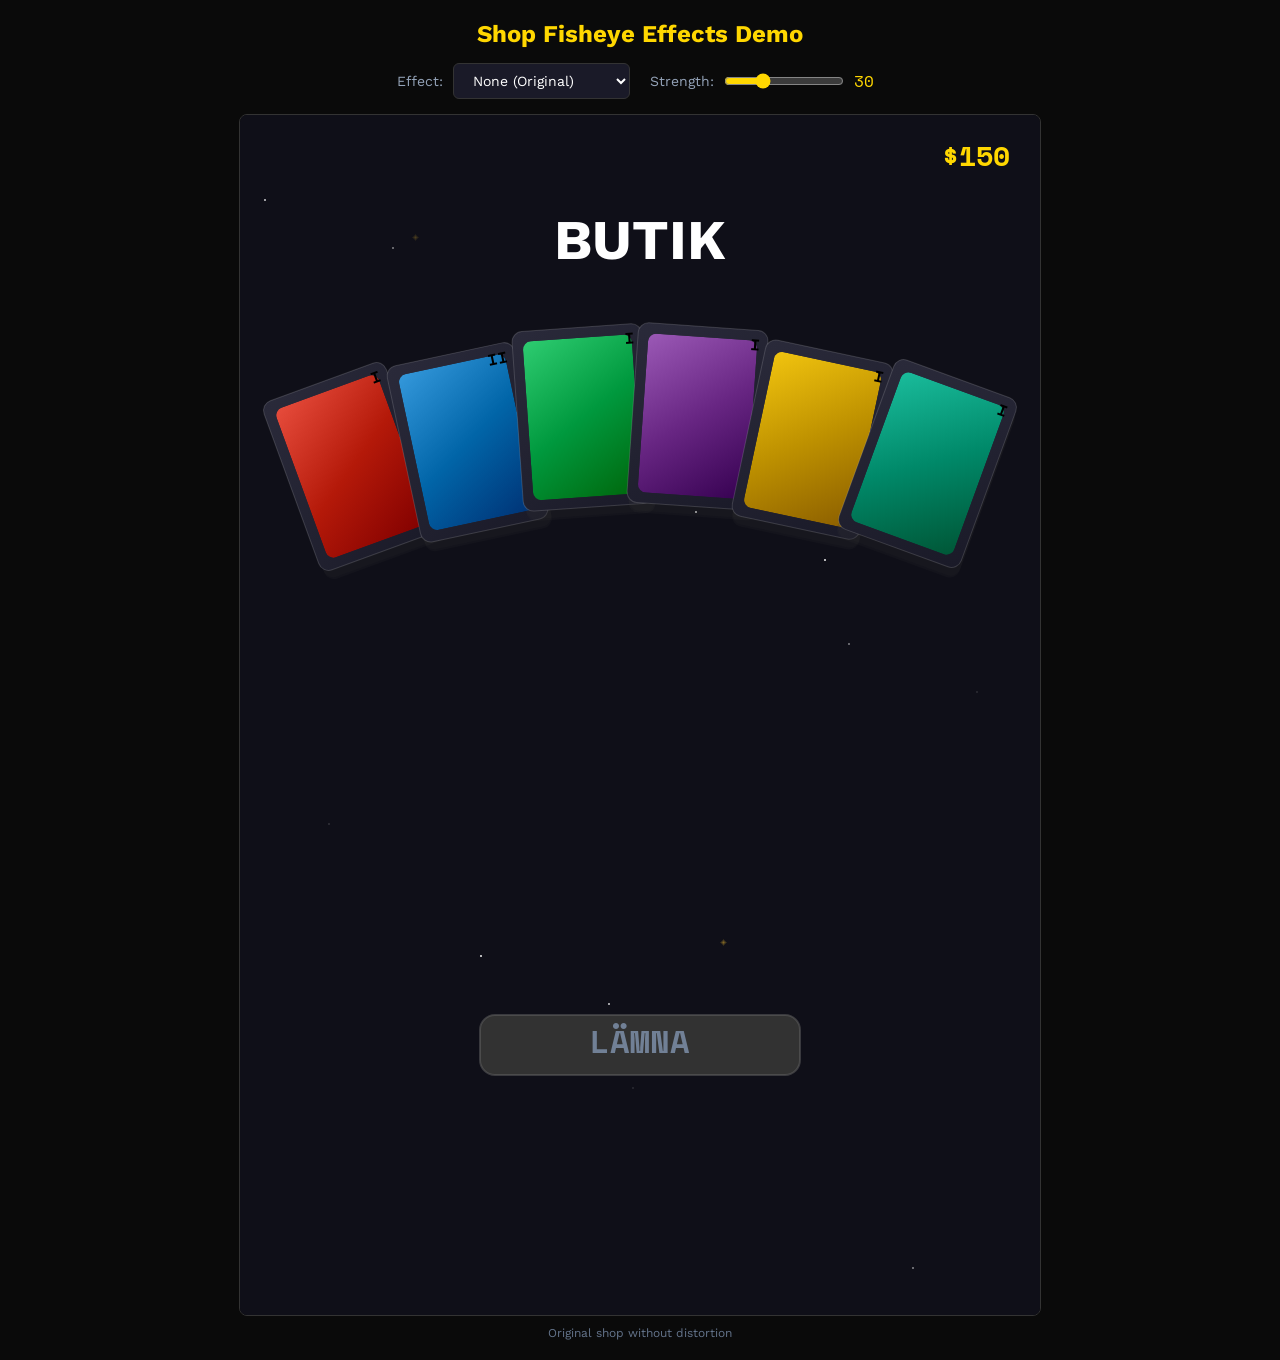
<file: demo-shop-effects.html>
<!DOCTYPE html>
<html lang="en">
<head>
    <meta charset="UTF-8">
    <meta name="viewport" content="width=device-width, initial-scale=1.0">
    <title>Shop Effects Demo</title>
    <link href="https://fonts.googleapis.com/css2?family=Work+Sans:wght@400;700&family=Space+Mono:wght@400;700&display=swap" rel="stylesheet">
    <style>
        * {
            margin: 0;
            padding: 0;
            box-sizing: border-box;
        }
        
        body {
            background: #0a0a0a;
            color: #fff;
            font-family: 'Work Sans', sans-serif;
            min-height: 100vh;
            display: flex;
            flex-direction: column;
            align-items: center;
            padding: 20px;
        }
        
        h1 {
            font-size: 24px;
            color: #ffd700;
            margin-bottom: 15px;
        }
        
        .controls {
            display: flex;
            gap: 20px;
            align-items: center;
            margin-bottom: 15px;
            flex-wrap: wrap;
            justify-content: center;
        }
        
        .control-group {
            display: flex;
            align-items: center;
            gap: 10px;
        }
        
        label {
            font-size: 14px;
            color: #94a3b8;
        }
        
        select {
            background: #1a1a28;
            border: 1px solid #333;
            color: #fff;
            padding: 8px 15px;
            border-radius: 6px;
            font-family: 'Work Sans', sans-serif;
            font-size: 14px;
            cursor: pointer;
        }
        
        input[type="range"] {
            width: 120px;
            accent-color: #ffd700;
        }
        
        .strength-value {
            color: #ffd700;
            font-family: 'Space Mono', monospace;
            min-width: 30px;
        }
        
        canvas {
            border: 1px solid #333;
            border-radius: 8px;
        }
        
        .effect-info {
            font-size: 12px;
            color: #64748b;
            margin-top: 10px;
            text-align: center;
            max-width: 400px;
        }
    </style>
</head>
<body>
    <h1>Shop Fisheye Effects Demo</h1>
    
    <div class="controls">
        <div class="control-group">
            <label>Effect:</label>
            <select id="effect-type">
                <option value="none">None (Original)</option>
                <option value="barrel">Barrel Distortion</option>
                <option value="perspective">Perspective Curve</option>
                <option value="fisheye">Strong Fisheye</option>
            </select>
        </div>
        
        <div class="control-group">
            <label>Strength:</label>
            <input type="range" id="strength" min="0" max="100" value="30">
            <span class="strength-value" id="strength-value">30</span>
        </div>
    </div>
    
    <canvas id="demo-canvas" width="800" height="1200"></canvas>
    
    <p class="effect-info" id="effect-description">Original shop without distortion</p>
    
    <script>
if (!CanvasRenderingContext2D.prototype.roundRect) {
    CanvasRenderingContext2D.prototype.roundRect = function(x, y, w, h, r) {
        if (w < 2 * r) r = w / 2;
        if (h < 2 * r) r = h / 2;
        this.beginPath();
        this.moveTo(x + r, y);
        this.arcTo(x + w, y, x + w, y + h, r);
        this.arcTo(x + w, y + h, x, y + h, r);
        this.arcTo(x, y + h, x, y, r);
        this.arcTo(x, y, x + w, y, r);
        this.closePath();
        return this;
    };
}

const canvas = document.getElementById('demo-canvas');
const ctx = canvas.getContext('2d');
const effectSelect = document.getElementById('effect-type');
const strengthSlider = document.getElementById('strength');
const strengthValue = document.getElementById('strength-value');
const effectDescription = document.getElementById('effect-description');

const offscreenCanvas = document.createElement('canvas');
offscreenCanvas.width = canvas.width;
offscreenCanvas.height = canvas.height;
const offscreenCtx = offscreenCanvas.getContext('2d');

const descriptions = {
    'none': 'Original shop without distortion',
    'barrel': 'Authentic fisheye - center normal, edges bulge outward',
    'perspective': '3D billboard feel - edges squeeze slightly',
    'fisheye': 'Heavy barrel distortion for dramatic warped look'
};

const cards = [
    { id: 'speed', name: 'Hastig Leda', tier: 'I', cost: 5, color: '#e74c3c', effect: '+15% hastighet' },
    { id: 'friction', name: 'Glatt Misär', tier: 'II', cost: 10, color: '#3498db', effect: '-30% friktion' },
    { id: 'size', name: 'Tung Börda', tier: 'I', cost: 5, color: '#2ecc71', effect: '+25% storlek' },
    { id: 'curl', name: 'Vilsen Skruv', tier: 'I', cost: 15, color: '#9b59b6', effect: 'Random snurr' },
    { id: 'shield', name: 'Falsk Trygghet', tier: 'I', cost: 20, color: '#f1c40f', effect: 'Ta bort negativa' },
    { id: 'coins', name: 'Blodspengar', tier: 'I', cost: 15, color: '#1abc9c', effect: 'Mynt boost' }
];

const ownedCards = [
    { id: 'speed', tier: 'I', color: '#e74c3c' },
    { id: 'friction', tier: 'I', color: '#3498db' }
];

let selectedCard = null;
let selectedCardAnim = { progress: 1 };
let time = 0;

strengthSlider.addEventListener('input', () => {
    strengthValue.textContent = strengthSlider.value;
});

effectSelect.addEventListener('change', () => {
    effectDescription.textContent = descriptions[effectSelect.value];
});

canvas.addEventListener('click', (e) => {
    const rect = canvas.getBoundingClientRect();
    const scaleX = canvas.width / rect.width;
    const scaleY = canvas.height / rect.height;
    const x = (e.clientX - rect.left) * scaleX;
    const y = (e.clientY - rect.top) * scaleY;
    
    const cardHeight = 180;
    const cardWidth = 130;
    const spacing = -15;
    const startY = 200;
    const archHeight = 60;
    const totalWidth = cards.length * cardWidth + (cards.length - 1) * spacing;
    const startX = (canvas.width - totalWidth) / 2;
    
    if (selectedCard) {
        const centerX = canvas.width / 2;
        const cardY = 200;
        const largeHeight = canvas.height * 0.40;
        const largeWidth = largeHeight * 0.65;
        
        const buyY = cardY + largeHeight + 32 + 56 + 104 + 140;
        const buyX = centerX - 150;
        const buyW = 300;
        const buyH = 70;
        
        if (x >= buyX && x <= buyX + buyW && y >= buyY && y <= buyY + buyH) {
            console.log('BUY clicked for', selectedCard.name);
            selectedCard = null;
            selectedCardAnim.progress = 0;
            return;
        }
        
        selectedCard = null;
        selectedCardAnim.progress = 0;
        return;
    }
    
    for (let i = 0; i < cards.length; i++) {
        const card = cards[i];
        const normalizedPos = (i - (cards.length - 1) / 2) / (cards.length > 1 ? (cards.length - 1) / 2 : 1);
        const archY = startY + Math.abs(normalizedPos) * archHeight;
        const cx = startX + i * (cardWidth + spacing) + cardWidth / 2;
        const cy = archY + cardHeight / 2;
        
        if (x >= cx - cardWidth/2 - 20 && x <= cx + cardWidth/2 + 20 &&
            y >= cy - cardHeight/2 - 20 && y <= cy + cardHeight/2 + 20) {
            selectedCard = card;
            selectedCardAnim.progress = 0;
            return;
        }
    }
});

function drawBackground(ctx, width, height, t) {
    ctx.fillStyle = '#0f0f18';
    ctx.fillRect(0, 0, width, height);
    
    for (let i = 0; i < 15; i++) {
        const sx = Math.floor(((i * 73) % 100) / 100 * width);
        const sy = Math.floor(((i * 137) % 100) / 100 * height);
        const twinkle = 0.3 + 0.4 * Math.sin(t * 0.5 + i * 0.7);
        ctx.fillStyle = `rgba(255, 255, 255, ${twinkle})`;
        ctx.fillRect(sx, sy, 2, 2);
    }
    
    for (let i = 0; i < 3; i++) {
        const fx = (Math.sin(t * 0.2 + i * 2) * 0.3 + 0.5) * width;
        const fy = (Math.cos(t * 0.15 + i * 1.5) * 0.3 + 0.4) * height;
        const pulse = 0.5 + 0.3 * Math.sin(t * 0.8 + i);
        
        for (let dy = -3; dy <= 3; dy++) {
            for (let dx = -3; dx <= 3; dx++) {
                const dist = Math.abs(dx) + Math.abs(dy);
                if (dist <= 3) {
                    const alpha = pulse * (1 - dist / 4) * 0.6;
                    ctx.fillStyle = `rgba(255, 200, 50, ${alpha})`;
                    ctx.fillRect(Math.floor(fx + dx), Math.floor(fy + dy), 1, 1);
                }
            }
        }
    }
}

function drawCard(ctx, x, y, w, h, card, isLarge = false, isSelected = false) {
    const cornerRadius = Math.max(8, w * 0.08);
    
    const shadowLayers = isSelected ? 3 : 2;
    const shadowOffsetY = isSelected ? 12 : 6;
    
    for (let i = shadowLayers; i > 0; i--) {
        const opacity = 0.06 + (i * 0.03);
        ctx.beginPath();
        ctx.roundRect(x + 2, y + shadowOffsetY + i * 2, w, h, cornerRadius);
        ctx.fillStyle = `rgba(60, 60, 60, ${opacity})`;
        ctx.fill();
    }
    
    const gradient = ctx.createLinearGradient(x, y, x + w, y + h);
    gradient.addColorStop(0, '#2a2a3a');
    gradient.addColorStop(1, '#1a1a28');
    
    ctx.beginPath();
    ctx.roundRect(x, y, w, h, cornerRadius);
    ctx.fillStyle = gradient;
    ctx.fill();
    
    ctx.strokeStyle = isSelected ? '#ffd700' : 'rgba(255, 255, 255, 0.15)';
    ctx.lineWidth = isSelected ? 2 : 1;
    ctx.stroke();
    
    const imgPad = Math.max(2, w * 0.08);
    const imgX = x + imgPad;
    const imgY = y + imgPad;
    const imgW = w - imgPad * 2;
    const imgH = h - imgPad * 2;
    
    ctx.save();
    ctx.beginPath();
    ctx.roundRect(imgX, imgY, imgW, imgH, cornerRadius - 2);
    ctx.clip();
    
    const imgGradient = ctx.createLinearGradient(imgX, imgY, imgX + imgW, imgY + imgH);
    imgGradient.addColorStop(0, card.color);
    imgGradient.addColorStop(0.5, shadeColor(card.color, -20));
    imgGradient.addColorStop(1, shadeColor(card.color, -40));
    ctx.fillStyle = imgGradient;
    ctx.fillRect(imgX, imgY, imgW, imgH);
    
    ctx.restore();
    
    const romanNumerals = ['I', 'II', 'III', 'IV', 'V'];
    const fontSize = Math.max(8, w * 0.12);
    const inset = Math.max(3, w * 0.06);
    
    ctx.font = `bold ${fontSize}px "Space Mono", monospace`;
    ctx.textAlign = 'right';
    ctx.textBaseline = 'middle';
    ctx.fillStyle = '#000';
    ctx.fillText(card.tier, x + w - inset, y + inset + fontSize * 0.5);
    
    if (isLarge) {
        const textY = y + h + 32;
        ctx.font = 'bold 40px "Work Sans", sans-serif';
        ctx.textAlign = 'center';
        ctx.textBaseline = 'top';
        ctx.fillStyle = '#ffd700';
        ctx.fillText(`${card.name} ${card.tier}`, x + w/2, textY);
        
        ctx.font = '32px "Work Sans", sans-serif';
        ctx.fillStyle = '#94a3b8';
        ctx.fillText(card.effect, x + w/2, textY + 56);
        
        ctx.font = 'bold 36px "Space Mono", monospace';
        ctx.fillStyle = '#ffd700';
        ctx.fillText(`$${card.cost}`, x + w/2, textY + 104);
    }
}

function shadeColor(color, percent) {
    const num = parseInt(color.replace('#', ''), 16);
    const amt = Math.round(2.55 * percent);
    const R = Math.max(0, Math.min(255, (num >> 16) + amt));
    const G = Math.max(0, Math.min(255, ((num >> 8) & 0x00FF) + amt));
    const B = Math.max(0, Math.min(255, (num & 0x0000FF) + amt));
    return '#' + (0x1000000 + R * 0x10000 + G * 0x100 + B).toString(16).slice(1);
}

function drawButton(ctx, x, y, w, h, text, enabled = true) {
    ctx.beginPath();
    ctx.roundRect(x, y, w, h, 15);
    ctx.fillStyle = enabled ? 'rgba(255, 215, 0, 0.15)' : 'rgb(50, 50, 50)';
    ctx.fill();
    
    ctx.strokeStyle = enabled ? '#ffd700' : 'rgba(100, 100, 100, 0.5)';
    ctx.lineWidth = 2;
    ctx.stroke();
    
    ctx.font = 'bold 32px "Space Mono", monospace';
    ctx.textAlign = 'center';
    ctx.textBaseline = 'middle';
    ctx.fillStyle = enabled ? '#ffd700' : '#718096';
    ctx.fillText(text, x + w/2, y + h/2);
}

function renderShop(ctx, width, height, t) {
    drawBackground(ctx, width, height, t);
    
    ctx.font = 'bold 28px "Space Mono", monospace';
    ctx.textAlign = 'right';
    ctx.textBaseline = 'top';
    ctx.fillStyle = '#ffd700';
    ctx.fillText('$150', width - 30, 30);
    
    ctx.font = 'bold 56px "Work Sans", sans-serif';
    ctx.textAlign = 'center';
    ctx.fillStyle = '#fff';
    ctx.fillText('BUTIK', width / 2, 100);
    
    const cardHeight = 180;
    const cardWidth = 130;
    const spacing = -15;
    const startY = 200;
    const totalWidth = cards.length * cardWidth + (cards.length - 1) * spacing;
    const startX = (width - totalWidth) / 2;
    const archHeight = 60;
    
    if (!selectedCard) {
        for (let i = 0; i < cards.length; i++) {
            const card = cards[i];
            const normalizedPos = (i - (cards.length - 1) / 2) / (cards.length > 1 ? (cards.length - 1) / 2 : 1);
            const archY = startY + Math.abs(normalizedPos) * archHeight;
            const floatY = Math.sin(t * 0.8 + i * 0.7) * 1.5;
            const x = startX + i * (cardWidth + spacing);
            const y = archY + floatY;
            const angle = normalizedPos * 0.35;
            
            ctx.save();
            ctx.translate(x + cardWidth / 2, y + cardHeight / 2);
            ctx.rotate(angle);
            ctx.translate(-(x + cardWidth / 2), -(y + cardHeight / 2));
            drawCard(ctx, x, y, cardWidth, cardHeight, card);
            ctx.restore();
        }
        
        const continueY = height - 300;
        drawButton(ctx, width/2 - 160, continueY, 320, 60, 'LÄMNA', false);
    } else {
        selectedCardAnim.progress = Math.min(1, selectedCardAnim.progress + 0.08);
        
        const largeHeight = height * 0.40;
        const largeWidth = largeHeight * 0.65;
        const cardY = 200;
        const centerX = width / 2;
        
        const scaleX = 0.3 + selectedCardAnim.progress * 0.7;
        const scaleY = 0.3 + selectedCardAnim.progress * 0.7;
        const floatY = Math.sin(t * 0.5) * 3;
        const floatX = Math.sin(t * 0.3) * 2;
        
        const x = centerX - (largeWidth * scaleX) / 2 + floatX;
        const y = cardY + floatY;
        
        ctx.save();
        ctx.globalAlpha = selectedCardAnim.progress;
        drawCard(ctx, x, y, largeWidth * scaleX, largeHeight * scaleY, selectedCard, true, true);
        ctx.restore();
        
        if (selectedCardAnim.progress >= 1) {
            const buyY = cardY + largeHeight + 32 + 56 + 104 + 140;
            drawButton(ctx, centerX - 150, buyY, 300, 70, 'KÖP', true);
        }
        
        const smallCardHeight = 120;
        const smallCardWidth = 85;
        const smallSpacing = 15;
        const smallStartX = (width - (ownedCards.length * smallCardWidth + (ownedCards.length - 1) * smallSpacing)) / 2;
        const smallY = height - smallCardHeight - 30;
        
        for (let i = 0; i < ownedCards.length; i++) {
            const card = ownedCards[i];
            const floatY = Math.sin(t * 0.6 + i * 0.5) * 1;
            const floatX = Math.sin(t * 0.4 + i * 0.3) * 0.5;
            drawCard(ctx, smallStartX + i * (smallCardWidth + smallSpacing) + floatX, smallY + floatY, smallCardWidth, smallCardHeight, card);
        }
    }
}

function applyBarrelDistortion(targetCtx, sourceCanvas, strength) {
    const width = sourceCanvas.width;
    const height = sourceCanvas.height;
    const k = strength / 800;
    
    if (k < 0.001) {
        targetCtx.drawImage(sourceCanvas, 0, 0);
        return;
    }
    
    const srcCtx = sourceCanvas.getContext('2d');
    const imageData = srcCtx.getImageData(0, 0, width, height);
    const sourceData = imageData.data;
    const targetImageData = targetCtx.createImageData(width, height);
    const targetData = targetImageData.data;
    
    const cx = width / 2;
    const cy = height / 2;
    const maxR = Math.sqrt(cx * cx + cy * cy);
    
    for (let y = 0; y < height; y++) {
        for (let x = 0; x < width; x++) {
            const dx = x - cx;
            const dy = y - cy;
            const r = Math.sqrt(dx * dx + dy * dy) / maxR;
            
            const factor = 1 + k * r * r;
            
            let srcX = cx + dx / factor;
            let srcY = cy + dy / factor;
            
            srcX = Math.max(0, Math.min(width - 1, srcX));
            srcY = Math.max(0, Math.min(height - 1, srcY));
            
            const srcXInt = Math.floor(srcX);
            const srcYInt = Math.floor(srcY);
            
            const targetIndex = (y * width + x) * 4;
            const sourceIndex = (srcYInt * width + srcXInt) * 4;
            
            targetData[targetIndex] = sourceData[sourceIndex];
            targetData[targetIndex + 1] = sourceData[sourceIndex + 1];
            targetData[targetIndex + 2] = sourceData[sourceIndex + 2];
            targetData[targetIndex + 3] = sourceData[sourceIndex + 3];
        }
    }
    
    targetCtx.putImageData(targetImageData, 0, 0);
}

function applyPerspectiveCurve(targetCtx, sourceCanvas, strength) {
    const width = sourceCanvas.width;
    const height = sourceCanvas.height;
    const s = strength / 100;
    
    if (s < 0.01) {
        targetCtx.drawImage(sourceCanvas, 0, 0);
        return;
    }
    
    const srcCtx = sourceCanvas.getContext('2d');
    const imageData = srcCtx.getImageData(0, 0, width, height);
    const sourceData = imageData.data;
    const targetImageData = targetCtx.createImageData(width, height);
    const targetData = targetImageData.data;
    
    const cx = width / 2;
    
    for (let y = 0; y < height; y++) {
        for (let x = 0; x < width; x++) {
            const normalizedX = (x - cx) / cx;
            const curveFactor = 1 - s * normalizedX * normalizedX * 0.5;
            
            let srcY = (y - height / 2) / curveFactor + height / 2;
            let srcX = x;
            
            srcY = Math.max(0, Math.min(height - 1, srcY));
            
            const srcYInt = Math.floor(srcY);
            const srcXInt = Math.floor(srcX);
            
            const targetIndex = (y * width + x) * 4;
            const sourceIndex = (srcYInt * width + srcXInt) * 4;
            
            targetData[targetIndex] = sourceData[sourceIndex];
            targetData[targetIndex + 1] = sourceData[sourceIndex + 1];
            targetData[targetIndex + 2] = sourceData[sourceIndex + 2];
            targetData[targetIndex + 3] = sourceData[sourceIndex + 3];
        }
    }
    
    targetCtx.putImageData(targetImageData, 0, 0);
}

function applyStrongFisheye(targetCtx, sourceCanvas, strength) {
    const width = sourceCanvas.width;
    const height = sourceCanvas.height;
    const k = strength / 400;
    
    if (k < 0.001) {
        targetCtx.drawImage(sourceCanvas, 0, 0);
        return;
    }
    
    const srcCtx = sourceCanvas.getContext('2d');
    const imageData = srcCtx.getImageData(0, 0, width, height);
    const sourceData = imageData.data;
    const targetImageData = targetCtx.createImageData(width, height);
    const targetData = targetImageData.data;
    
    const cx = width / 2;
    const cy = height / 2;
    const maxR = Math.sqrt(cx * cx + cy * cy);
    
    for (let y = 0; y < height; y++) {
        for (let x = 0; x < width; x++) {
            const dx = x - cx;
            const dy = y - cy;
            const r = Math.sqrt(dx * dx + dy * dy) / maxR;
            const theta = Math.atan2(dy, dx);
            
            const radialDistort = 1 + k * r * r * (1 + k * r * r * 0.5);
            let srcR = r / radialDistort;
            
            let srcX = cx + srcR * maxR * Math.cos(theta);
            let srcY = cy + srcR * maxR * Math.sin(theta);
            
            srcX = Math.max(0, Math.min(width - 1, srcX));
            srcY = Math.max(0, Math.min(height - 1, srcY));
            
            const srcXInt = Math.floor(srcX);
            const srcYInt = Math.floor(srcY);
            
            const targetIndex = (y * width + x) * 4;
            const sourceIndex = (srcYInt * width + srcXInt) * 4;
            
            targetData[targetIndex] = sourceData[sourceIndex];
            targetData[targetIndex + 1] = sourceData[sourceIndex + 1];
            targetData[targetIndex + 2] = sourceData[sourceIndex + 2];
            targetData[targetIndex + 3] = sourceData[sourceIndex + 3];
        }
    }
    
    targetCtx.putImageData(targetImageData, 0, 0);
}

let lastTime = performance.now();
let frameCount = 0;

function render(currentTime) {
    try {
        const deltaTime = Math.min((currentTime - lastTime) / 1000, 0.1);
        lastTime = currentTime;
        time += deltaTime;
        
        offscreenCtx.fillStyle = '#0f0f18';
        offscreenCtx.fillRect(0, 0, offscreenCanvas.width, offscreenCanvas.height);
        
        renderShop(offscreenCtx, offscreenCanvas.width, offscreenCanvas.height, time);
        
        ctx.fillStyle = '#0a0a0a';
        ctx.fillRect(0, 0, canvas.width, canvas.height);
        
        const effect = effectSelect.value;
        const strength = parseInt(strengthSlider.value);
        
        switch(effect) {
            case 'barrel':
                applyBarrelDistortion(ctx, offscreenCanvas, strength);
                break;
            case 'perspective':
                applyPerspectiveCurve(ctx, offscreenCanvas, strength);
                break;
            case 'fisheye':
                applyStrongFisheye(ctx, offscreenCanvas, strength);
                break;
            default:
                ctx.drawImage(offscreenCanvas, 0, 0);
        }
        
        frameCount++;
        if (frameCount === 1) console.log('First frame rendered');
    } catch (err) {
        console.error('Render error:', err);
        ctx.fillStyle = 'red';
        ctx.font = '20px sans-serif';
        ctx.fillText('Error: ' + err.message, 10, 30);
    }
    
    requestAnimationFrame(render);
}

console.log('Starting render...');
render(performance.now());
    </script>
</body>
</html>
</file>
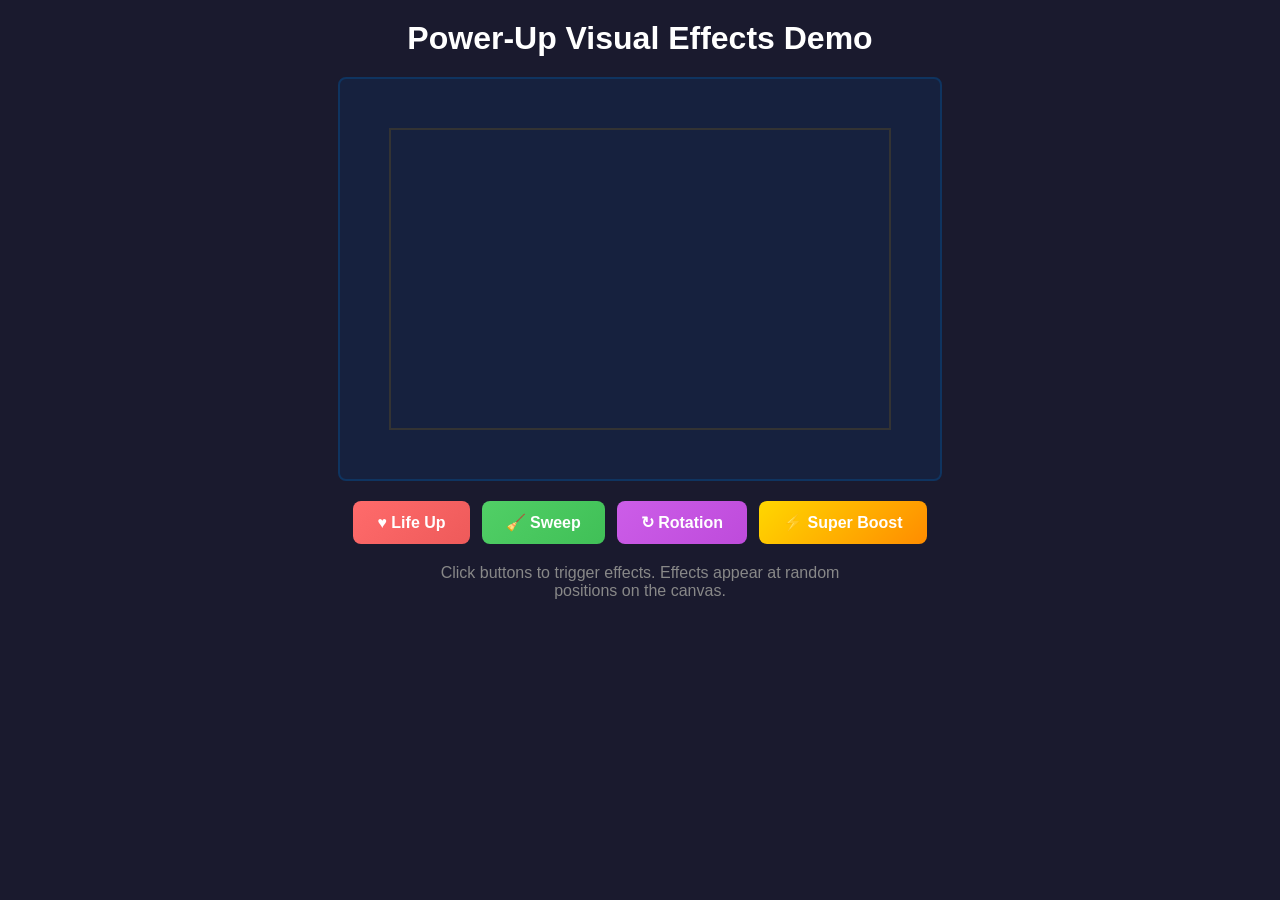
<file: demo.html>
<!DOCTYPE html>
<html lang="en">
<head>
    <meta charset="UTF-8">
    <meta name="viewport" content="width=device-width, initial-scale=1.0">
    <title>Visual Effects Demo</title>
    <style>
        * { margin: 0; padding: 0; box-sizing: border-box; }
        body {
            background: #1a1a2e;
            color: #fff;
            font-family: -apple-system, BlinkMacSystemFont, 'Segoe UI', sans-serif;
            min-height: 100vh;
            display: flex;
            flex-direction: column;
            align-items: center;
            padding: 20px;
        }
        h1 { margin-bottom: 20px; }
        #demo-canvas {
            background: #16213e;
            border: 2px solid #0f3460;
            border-radius: 8px;
        }
        .controls {
            display: flex;
            gap: 12px;
            margin-top: 20px;
            flex-wrap: wrap;
            justify-content: center;
        }
        button {
            padding: 12px 24px;
            font-size: 16px;
            font-weight: bold;
            border: none;
            border-radius: 8px;
            cursor: pointer;
            transition: transform 0.1s, box-shadow 0.1s;
        }
        button:hover {
            transform: translateY(-2px);
            box-shadow: 0 4px 12px rgba(0,0,0,0.3);
        }
        button:active {
            transform: translateY(0);
        }
        .btn-life {
            background: linear-gradient(135deg, #ff6b6b, #ee5a5a);
            color: white;
        }
        .btn-sweep {
            background: linear-gradient(135deg, #51cf66, #40c057);
            color: white;
        }
        .btn-rotation {
            background: linear-gradient(135deg, #cc5de8, #be4bdb);
            color: white;
        }
        .btn-super {
            background: linear-gradient(135deg, #ffd700, #ff8c00);
            color: white;
        }
        .info {
            margin-top: 20px;
            color: #888;
            text-align: center;
            max-width: 400px;
        }
    </style>
</head>
<body>
    <h1>Power-Up Visual Effects Demo</h1>
    <canvas id="demo-canvas" width="600" height="400"></canvas>
<div class="controls">
        <button class="btn-life" id="btn-life">♥ Life Up</button>
        <button class="btn-sweep" id="btn-sweep">🧹 Sweep</button>
        <button class="btn-rotation" id="btn-rotation">↻ Rotation</button>
        <button class="btn-super" id="btn-super">⚡ Super Boost</button>
    </div>
    <p class="info">Click buttons to trigger effects. Effects appear at random positions on the canvas.</p>

    <script type="module">
        import { GameState } from './scripts/state.js';
        import { Renderer } from './scripts/renderer.js';

        const canvas = document.getElementById('demo-canvas');
        const state = new GameState();
        state.screenWidth = canvas.width;
        state.screenHeight = canvas.height;
        state.pageHeight = canvas.height * 10;
        state.stone.x = 0;
        state.stoneVisualY = 0.5;

        const renderer = new Renderer(canvas);
        let lastTime = 0;

        function gameLoop(timestamp) {
            const deltaTime = Math.min((timestamp - lastTime) / 1000, 0.1);
            lastTime = timestamp;

            renderer.updateParticles(deltaTime);
            renderer.updateEffects(state, deltaTime);
            renderer.renderDemo(state, deltaTime);

            requestAnimationFrame(gameLoop);
        }

        function triggerLifeEffect() {
            const x = 100 + Math.random() * (canvas.width - 200);
            const y = 100 + Math.random() * (canvas.height - 200);
            state.triggerRingFlash(x, y, '255, 50, 50');
            
            for (let i = 0; i < 25; i++) {
                const angle = Math.random() * Math.PI * 2;
                const speed = Math.random() * 10 + 4;
                renderer.addParticle(x, y, Math.cos(angle) * speed, Math.sin(angle) * speed, '255, 50, 50', 1.0);
            }
        }

        function triggerSweepEffect() {
            const x = 100 + Math.random() * (canvas.width - 200);
            const y = 100 + Math.random() * (canvas.height - 200);
            state.triggerScreenShake(8, 0.15);

            for (let i = 0; i < 30; i++) {
                const angle = (Math.random() - 0.5) * Math.PI * 0.3;
                const speed = Math.random() * 12 + 6;
                const offsetAngle = (Math.random() - 0.5) * 0.5;
                renderer.addParticle(
                    x + Math.cos(offsetAngle) * 20,
                    y + (Math.random() - 0.5) * 40,
                    Math.sin(angle) * speed,
                    -Math.cos(angle) * speed,
                    '50, 255, 50',
                    0.6
                );
            }
        }

        function triggerRotationEffect() {
            const x = 100 + Math.random() * (canvas.width - 200);
            const y = 100 + Math.random() * (canvas.height - 200);

            for (let ring = 0; ring < 3; ring++) {
                const particlesInRing = 12;
                for (let i = 0; i < particlesInRing; i++) {
                    const baseAngle = (i / particlesInRing) * Math.PI * 2;
                    const angle = baseAngle + ring * 0.3;
                    const speed = 4 + ring * 2;
                    const tangentAngle = angle + Math.PI / 2;
                    renderer.addParticle(
                        x,
                        y,
                        Math.cos(tangentAngle) * speed + Math.cos(angle) * 2,
                        Math.sin(tangentAngle) * speed + Math.sin(angle) * 2,
                        '200, 50, 255',
                        0.8
                    );
                }
            }
        }

        function triggerSuperBoostEffect() {
            const x = canvas.width / 2;
            state.superBoostImageEffect = {
                y: canvas.height,
                targetYPx: canvas.height / 2 - 90,
                timer: 0,
                duration: 1.33,
                peaked: false
            };
        }

        document.getElementById('btn-life').addEventListener('click', triggerLifeEffect);
        document.getElementById('btn-sweep').addEventListener('click', triggerSweepEffect);
        document.getElementById('btn-rotation').addEventListener('click', triggerRotationEffect);
        document.getElementById('btn-super').addEventListener('click', triggerSuperBoostEffect);

        requestAnimationFrame(gameLoop);
    </script>
</body>
</html>
</file>
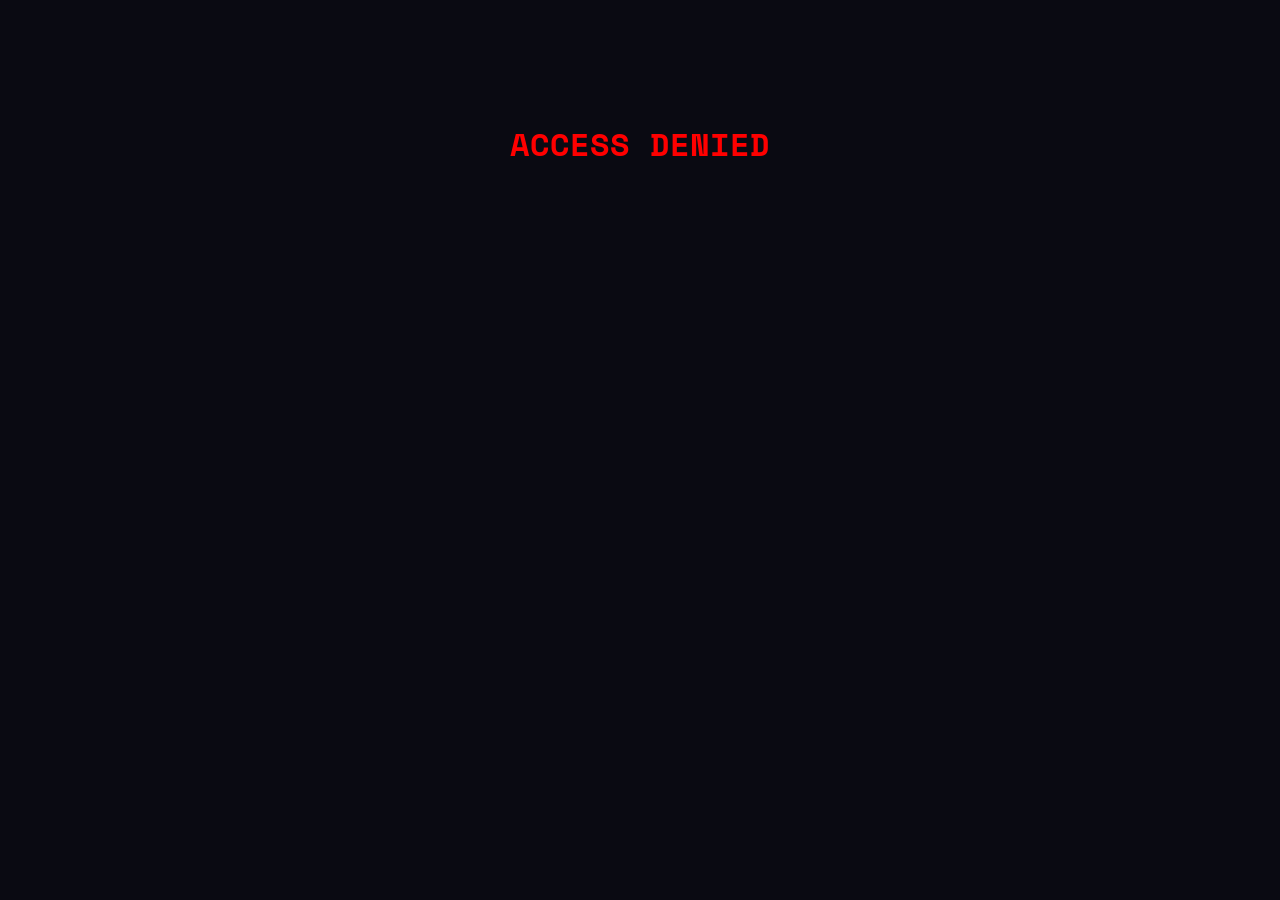
<file: dev-upgrades.html>
<!DOCTYPE html>
<html lang="sv">
<head>
    <meta charset="UTF-8">
    <meta name="viewport" content="width=device-width, initial-scale=1.0">
    <title>Dev: Upgrade Management - Spela Curling</title>
    <link href="https://fonts.googleapis.com/css2?family=Space+Mono:wght@400;700&family=Work+Sans:wght@300;400;600;800&display=swap" rel="stylesheet">
    <style>
        :root {
            --bg: #0a0a12;
            --card-bg: #1a1a28;
            --accent: #ffd700;
            --text: #e0e0e0;
            --text-dim: #94a3b8;
            --border: #2a2a3a;
        }

        body {
            background: var(--bg);
            color: var(--text);
            font-family: 'Work Sans', sans-serif;
            margin: 0;
            padding: 20px;
        }

        .container {
            max-width: 1400px;
            margin: 0 auto;
        }

        header {
            display: flex;
            justify-content: space-between;
            align-items: center;
            margin-bottom: 40px;
            padding-bottom: 20px;
            border-bottom: 1px solid var(--border);
            position: sticky;
            top: 0;
            background: var(--bg);
            z-index: 100;
        }

        h1 {
            font-family: 'Space Mono', monospace;
            color: var(--accent);
            margin: 0;
        }

        .actions {
            display: flex;
            gap: 15px;
        }

        button {
            padding: 10px 20px;
            border-radius: 6px;
            border: 1px solid var(--accent);
            background: transparent;
            color: var(--accent);
            font-family: 'Space Mono', monospace;
            font-weight: bold;
            cursor: pointer;
            transition: all 0.2s;
        }

        button:hover {
            background: var(--accent);
            color: var(--bg);
        }

        button.primary {
            background: var(--accent);
            color: var(--bg);
        }

        .upgrade-grid {
            display: grid;
            grid-template-columns: repeat(auto-fill, minmax(400px, 1fr));
            gap: 30px;
        }

        .upgrade-card {
            background: var(--card-bg);
            border-radius: 12px;
            padding: 20px;
            border: 1px solid var(--border);
            display: flex;
            flex-direction: column;
            gap: 15px;
        }

        .field-group {
            display: flex;
            flex-direction: column;
            gap: 5px;
        }

        label {
            font-size: 0.75rem;
            color: var(--text-dim);
            text-transform: uppercase;
            font-family: 'Space Mono', monospace;
        }

        input, textarea {
            background: rgba(0,0,0,0.3);
            border: 1px solid var(--border);
            color: var(--text);
            padding: 8px 12px;
            border-radius: 4px;
            font-family: inherit;
            width: 100%;
            box-sizing: border-box;
        }

        .tier-editor {
            margin-top: 15px;
            border-top: 1px solid var(--border);
            padding-top: 15px;
        }

        .tier-row {
            display: grid;
            grid-template-columns: 80px 1fr 80px;
            gap: 10px;
            margin-bottom: 10px;
            align-items: start;
        }

        .tier-image-preview {
            width: 80px;
            height: 80px;
            border-radius: 4px;
            background: #000;
            cursor: pointer;
            border: 2px solid transparent;
            transition: border-color 0.2s;
            object-fit: cover;
        }

        .tier-image-preview:hover {
            border-color: var(--accent);
        }

        /* Modal / Gallery */
        .modal {
            display: none;
            position: fixed;
            top: 0;
            left: 0;
            width: 100%;
            height: 100%;
            background: rgba(0,0,0,0.85);
            z-index: 1000;
            justify-content: center;
            align-items: center;
            padding: 40px;
        }

        .modal-content {
            background: var(--bg);
            border: 1px solid var(--border);
            border-radius: 12px;
            max-width: 1000px;
            width: 100%;
            max-height: 80vh;
            overflow-y: auto;
            padding: 30px;
        }

        .gallery {
            display: grid;
            grid-template-columns: repeat(auto-fill, minmax(150px, 1fr));
            gap: 15px;
        }

        .gallery-item {
            cursor: pointer;
            border: 2px solid transparent;
            border-radius: 8px;
            overflow: hidden;
            transition: all 0.2s;
            background: #000;
            aspect-ratio: 1;
            display: flex;
            flex-direction: column;
        }

        .gallery-item:hover {
            border-color: var(--accent);
            transform: scale(1.05);
        }

        .gallery-item.selected {
            border-color: var(--accent);
            box-shadow: 0 0 15px var(--accent);
        }

        .gallery-item img {
            width: 100%;
            height: 100%;
            object-fit: cover;
        }

        .gallery-item .label {
            font-size: 0.6rem;
            padding: 4px;
            text-align: center;
            background: rgba(0,0,0,0.7);
            color: #fff;
            overflow: hidden;
            text-overflow: ellipsis;
            white-space: nowrap;
        }

        .tab-controls {
            display: flex;
            gap: 10px;
            margin-bottom: 20px;
        }

        .tab {
            padding: 8px 16px;
            cursor: pointer;
            border-bottom: 2px solid transparent;
            color: var(--text-dim);
        }

        .tab.active {
            color: var(--accent);
            border-bottom-color: var(--accent);
        }

        .toast {
            position: fixed;
            bottom: 20px;
            right: 20px;
            background: var(--accent);
            color: var(--bg);
            padding: 12px 24px;
            border-radius: 6px;
            font-weight: bold;
            display: none;
            z-index: 2000;
        }

        .copy-overlay {
            display: none;
            position: fixed;
            top: 0;
            left: 0;
            width: 100%;
            height: 100%;
            background: rgba(0,0,0,0.9);
            z-index: 1100;
            justify-content: center;
            align-items: center;
        }

        .copy-box {
            background: #1a1a1a;
            padding: 30px;
            border-radius: 12px;
            width: 80%;
            height: 80%;
            display: flex;
            flex-direction: column;
            gap: 20px;
        }

        pre {
            background: #000;
            color: #0f0;
            padding: 15px;
            overflow: auto;
            flex: 1;
            font-size: 0.8rem;
            border-radius: 4px;
        }
    </style>
</head>
<body>
    <div class="container">
        <header>
            <h1>Upgrade Management (DEV)</h1>
            <div class="actions">
                <button onclick="exportToCode()">Export to Code</button>
                <button class="primary" onclick="saveToLocalStorage()">Save to LocalStorage</button>
                <button onclick="resetDefaults()">Reset to Defaults</button>
            </div>
        </header>

        <div id="upgrade-grid" class="upgrade-grid"></div>
    </div>

    <!-- Image Selector Modal -->
    <div id="modal" class="modal">
        <div class="modal-content">
            <h2 style="margin-top: 0; color: var(--accent)">Select Image</h2>
            <div class="tab-controls">
                <div class="tab active" onclick="switchGallery('assets')">Current (assets/)</div>
                <div class="tab" onclick="switchGallery('previews')">New Previews (assets/new_previews/)</div>
            </div>
            <div id="gallery" class="gallery"></div>
            <div style="margin-top: 20px; display: flex; justify-content: flex-end">
                <button onclick="closeModal()">Close</button>
            </div>
        </div>
    </div>

    <!-- Export Overlay -->
    <div id="copy-overlay" class="copy-overlay">
        <div class="copy-box">
            <h3>Copy this JSON and ask Gemini to update scripts/upgrade-definitions.js</h3>
            <pre id="export-pre"></pre>
            <button onclick="document.getElementById('copy-overlay').style.display='none'">Close</button>
        </div>
    </div>

    <div id="toast" class="toast">Saved!</div>

    <script type="module">
        import { UPGRADES } from './scripts/upgrade-definitions.js';

        // Security check
        const isLocalhost = window.location.hostname === 'localhost' || window.location.hostname === '127.0.0.1';
        const isDevParam = new URLSearchParams(window.location.search).get('dev') === 'true';
        if (!isLocalhost || !isDevParam) {
            document.body.innerHTML = '<h1 style="color: red; text-align: center; margin-top: 100px;">ACCESS DENIED</h1>';
            throw new Error('Dev mode only');
        }

        const ASSETS_IMAGES = [
            "boop.png", "coinSpeedBoost-tier1.jpg", "coinSpeedBoost-tier2.jpg", "cursed_harvest-tier1.jpg", 
            "cursed_harvest-tier2.jpg", "cursed_harvest-tier3.jpg", "double_shops-tier1.jpg", "double_shops-tier2.jpg", 
            "double_shops-tier3.jpg", "echo_woods-tier1.jpg", "echo_woods-tier2.jpg", "echo_woods-tier3.jpg", 
            "elvdal-regler.jpg", "event_horizon-tier1.jpg", "event_horizon-tier2.jpg", "event_horizon-tier3.jpg", 
            "friction_forge-tier1.jpg", "friction_forge-tier2.jpg", "friction_forge-tier3.jpg", "frictionReduction-tier1.jpg", 
            "frictionReduction-tier2.jpg", "frictionReduction-tier3.jpg", "frictionReduction-tier4.jpg", "frictionReduction-tier5.jpg", 
            "friction-tier1.jpg", "friction-tier2.jpg", "friction-tier3.jpg", "friction-tier4.jpg", "friction-tier5.jpg", 
            "frozen_broom-tier1.jpg", "frozen_broom-tier2.jpg", "frozen_broom-tier3.jpg", "glass_cannon-tier1.jpg", 
            "glass_cannon-tier2.jpg", "glass_cannon-tier3.jpg", "gold_grift-tier1.jpg", "gold_grift-tier2.jpg", 
            "gold_grift-tier3.jpg", "magnetism-tier1.jpg", "magnetism-tier2.jpg", "magnetism-tier3.jpg", 
            "magnetism-tier4.jpg", "magnetism-tier5.jpg", "maxVelocity-tier1.jpg", "maxVelocity-tier2.jpg", 
            "maxVelocity-tier3.jpg", "maxVelocity-tier4.jpg", "maxVelocity-tier5.jpg", "needle_eye-tier1.jpg", 
            "needle_eye-tier2.jpg", "needle_eye-tier3.jpg", "noNegativePickups-tier1.jpg", "rail_rider-tier1.jpg", 
            "rail_rider-tier2.jpg", "rail_rider-tier3.jpg", "randomCurl-tier1.jpg", "randomCurl-tier2.jpg", 
            "size-tier1.jpg", "size-tier2.jpg", "size-tier3.jpg", "size-tier4.jpg", "size-tier5.jpg", 
            "snap_curl-tier1.jpg", "snap_curl-tier2.jpg", "snap_curl-tier3.jpg", "speed-tier1.jpg", 
            "speed-tier2.jpg", "speed-tier3.jpg", "speed-tier4.jpg", "speed-tier5.jpg", "spin_to_speed-tier1.jpg", 
            "spin_to_speed-tier2.jpg", "spin_to_speed-tier3.jpg", "spin_win-tier1.jpg", "spin_win-tier2.jpg", 
            "spin_win-tier3.jpg", "stoneSize-tier1.jpg", "stoneSize-tier2.jpg", "stoneSize-tier3.jpg", 
            "stoneSize-tier4.jpg", "stoneSize-tier5.jpg", "sweep_life-tier1.jpg", "sweep_life-tier2.jpg", 
            "tar_launch-tier1.jpg", "tar_launch-tier2.jpg", "waifu-curl.jpg", "waifu-friction.jpg", 
            "waifu-shield.jpg", "waifu-size.jpg", "waifu-speed.jpg", "wall_ping_coin-tier1.jpg", 
            "wall_ping_coin-tier2.jpg", "wall_ping_coin-tier3.jpg", "wall_speed-tier1.jpg", 
            "wall_speed-tier2.jpg", "wall_speed-tier3.jpg"
        ];

        const PREVIEW_IMAGES = [
            "cursed_harvest-tier1.jpg", "cursed_harvest-tier2.jpg", "cursed_harvest-tier3.jpg", "double_shops-tier1.jpg", 
            "double_shops-tier2.jpg", "double_shops-tier3.jpg", "echo_woods-tier1.jpg", "echo_woods-tier2.jpg", 
            "echo_woods-tier3.jpg", "event_horizon-tier1.jpg", "event_horizon-tier2.jpg", "event_horizon-tier3.jpg", 
            "friction_forge-tier1.jpg", "friction_forge-tier2.jpg", "friction_forge-tier3.jpg", "friction-tier1.jpg", 
            "friction-tier2.jpg", "friction-tier3.jpg", "friction-tier4.jpg", "friction-tier5.jpg", 
            "frozen_broom-tier1.jpg", "frozen_broom-tier2.jpg", "frozen_broom-tier3.jpg", "glass_cannon-tier1.jpg", 
            "glass_cannon-tier2.jpg", "glass_cannon-tier3.jpg", "gold_grift-tier1.jpg", "gold_grift-tier2.jpg", 
            "gold_grift-tier3.jpg", "magnetism-tier1.jpg", "magnetism-tier2.jpg", "magnetism-tier3.jpg", 
            "magnetism-tier4.jpg", "magnetism-tier5.jpg", "needle_eye-tier1.jpg", "needle_eye-tier2.jpg", 
            "needle_eye-tier3.jpg", "rail_rider-tier1.jpg", "rail_rider-tier2.jpg", "rail_rider-tier3.jpg", 
            "size-tier1.jpg", "size-tier2.jpg", "size-tier3.jpg", "size-tier4.jpg", "size-tier5.jpg", 
            "snap_curl-tier1.jpg", "snap_curl-tier2.jpg", "snap_curl-tier3.jpg", "speed-tier1.jpg", 
            "speed-tier2.jpg", "speed-tier3.jpg", "speed-tier4.jpg", "speed-tier5.jpg", "spin_to_speed-tier1.jpg", 
            "spin_to_speed-tier2.jpg", "spin_to_speed-tier3.jpg", "spin_win-tier1.jpg", "spin_win-tier2.jpg", 
            "spin_win-tier3.jpg", "sweep_life-tier1.jpg", "sweep_life-tier2.jpg", "tar_launch-tier1.jpg", 
            "tar_launch-tier2.jpg", "wall_ping_coin-tier1.jpg", "wall_ping_coin-tier2.jpg", "wall_ping_coin-tier3.jpg", 
            "wall_speed-tier1.jpg", "wall_speed-tier2.jpg", "wall_speed-tier3.jpg"
        ];

        let localUpgrades = JSON.parse(JSON.stringify(UPGRADES));
        
        // Load overrides if any
        const saved = localStorage.getItem('upgrades_override');
        if (saved) {
            const overrides = JSON.parse(saved);
            localUpgrades = localUpgrades.map(u => {
                if (overrides[u.id]) return { ...u, ...overrides[u.id] };
                return u;
            });
        }

        let activeTarget = null; // { upgradeId, tierLevel }
        let currentGallery = 'assets';

        function render() {
            const grid = document.getElementById('upgrade-grid');
            grid.innerHTML = '';

            localUpgrades.forEach(u => {
                const card = document.createElement('div');
                card.className = 'upgrade-card';
                card.innerHTML = `
                    <div class="field-group">
                        <label>Name</label>
                        <input type="text" value="${u.name}" oninput="updateField('${u.id}', 'name', this.value)">
                    </div>
                    <div class="field-group">
                        <label>Vibe/Proverb</label>
                        <textarea oninput="updateField('${u.id}', 'proverb', this.value)">${u.proverb}</textarea>
                    </div>
                    <div class="tier-editor">
                        <label>Tiers</label>
                        ${u.tiers.map(t => `
                            <div class="tier-row">
                                <img src="${getImageUrl(t.image)}" 
                                     class="tier-image-preview" 
                                     onclick="openModal('${u.id}', ${t.level})"
                                     onerror="this.src='assets/waifu-curl.jpg'">
                                <div class="field-group">
                                    <input type="text" value="${t.effect}" 
                                           oninput="updateTierField('${u.id}', ${t.level}, 'effect', this.value)"
                                           style="font-size: 0.8rem">
                                </div>
                                <div class="field-group">
                                    <input type="number" value="${t.cost}" 
                                           oninput="updateTierField('${u.id}', ${t.level}, 'cost', parseInt(this.value))">
                                </div>
                            </div>
                        `).join('')}
                    </div>
                `;
                grid.appendChild(card);
            });
        }

        function getImageUrl(image) {
            if (image.startsWith('new_previews/')) return 'assets/' + image;
            return 'assets/' + image;
        }

        window.updateField = (id, field, value) => {
            const u = localUpgrades.find(u => u.id === id);
            u[field] = value;
        };

        window.updateTierField = (id, level, field, value) => {
            const u = localUpgrades.find(u => u.id === id);
            const t = u.tiers.find(t => t.level === level);
            t[field] = value;
        };

        window.openModal = (id, level) => {
            activeTarget = { id, level };
            document.getElementById('modal').style.display = 'flex';
            switchGallery(currentGallery);
        };

        window.closeModal = () => {
            document.getElementById('modal').style.display = 'none';
        };

        window.switchGallery = (type) => {
            currentGallery = type;
            document.querySelectorAll('.tab').forEach((t, i) => {
                t.classList.toggle('active', (type === 'assets' && i === 0) || (type === 'previews' && i === 1));
            });

            const gallery = document.getElementById('gallery');
            gallery.innerHTML = '';

            const list = type === 'assets' ? ASSETS_IMAGES : PREVIEW_IMAGES;
            const prefix = type === 'previews' ? 'new_previews/' : '';

            list.forEach(img => {
                const item = document.createElement('div');
                item.className = 'gallery-item';
                item.innerHTML = `
                    <img src="assets/${prefix}${img}">
                    <div class="label">${img}</div>
                `;
                item.onclick = () => selectImage(prefix + img);
                gallery.appendChild(item);
            });
        };

        function selectImage(path) {
            const u = localUpgrades.find(u => u.id === activeTarget.id);
            const t = u.tiers.find(t => t.level === activeTarget.level);
            t.image = path;
            closeModal();
            render();
        }

        window.saveToLocalStorage = () => {
            const overrides = {};
            localUpgrades.forEach(u => {
                overrides[u.id] = u;
            });
            localStorage.setItem('upgrades_override', JSON.stringify(overrides));
            showToast();
        };

        window.resetDefaults = () => {
            if (confirm('Reset all changes?')) {
                localStorage.removeItem('upgrades_override');
                window.location.reload();
            }
        };

        window.exportToCode = () => {
            const json = JSON.stringify(localUpgrades, null, 4);
            const code = `export const UPGRADES = ${json};`;
            document.getElementById('export-pre').textContent = code;
            document.getElementById('copy-overlay').style.display = 'flex';
        };

        function showToast() {
            const toast = document.getElementById('toast');
            toast.style.display = 'block';
            setTimeout(() => toast.style.display = 'none', 2000);
        }

        render();
    </script>
</body>
</html>
</file>
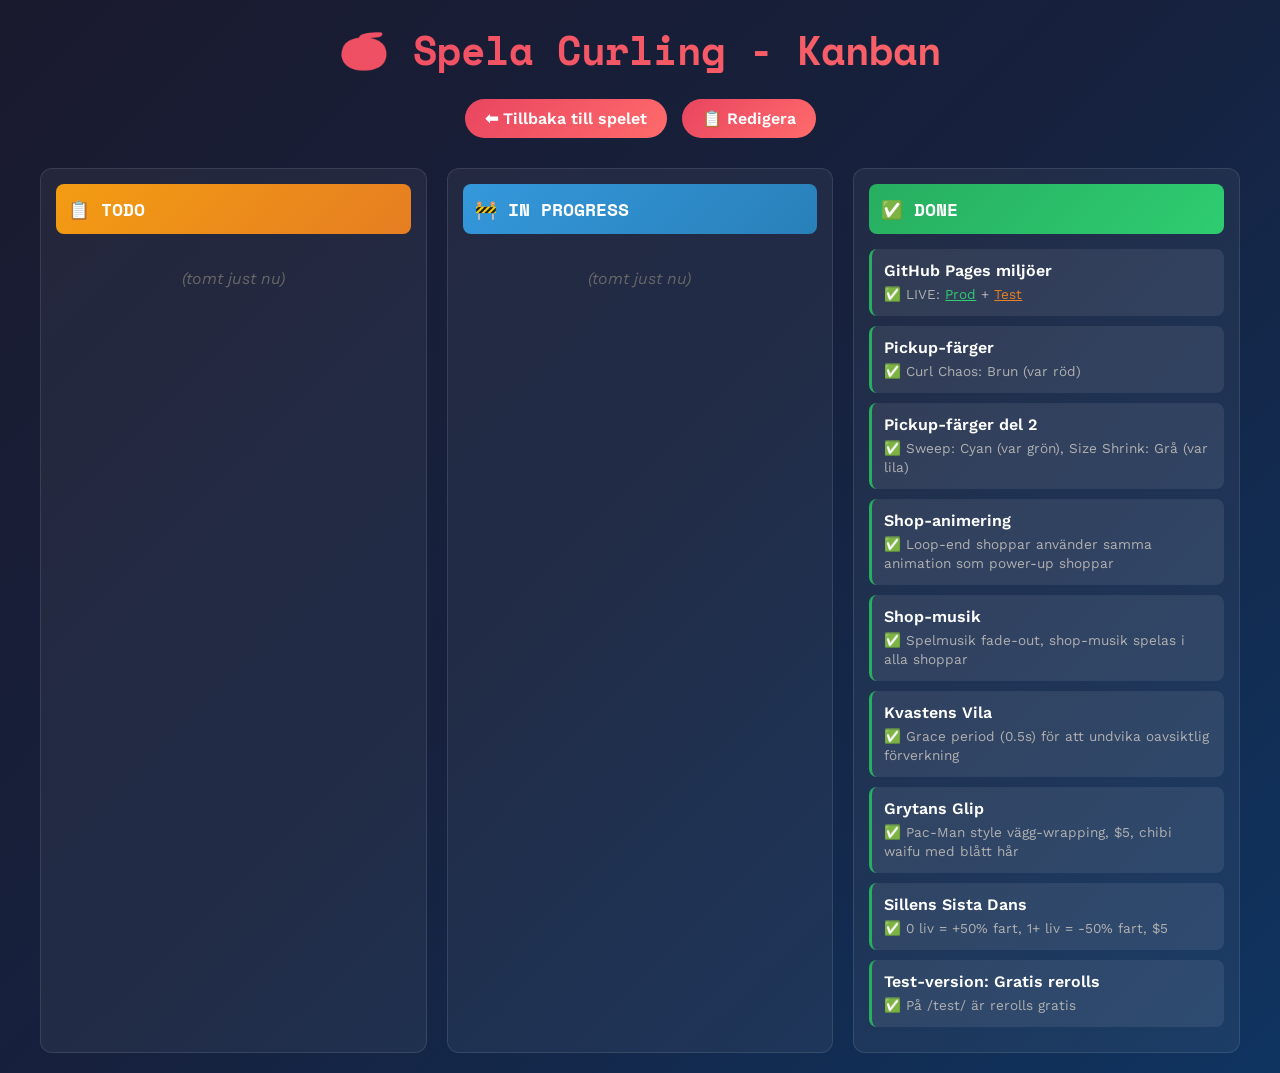
<file: kanban.html>
<!DOCTYPE html>
<html lang="sv">
<head>
  <meta charset="UTF-8">
  <meta name="viewport" content="width=device-width, initial-scale=1.0">
  <title>Spela Curling - Kanban</title>
  <link href="https://fonts.googleapis.com/css2?family=Space+Mono:wght@400;700&family=Work+Sans:wght@400;600;800&display=swap" rel="stylesheet">
  <style>
    * { margin: 0; padding: 0; box-sizing: border-box; }
    body {
      font-family: 'Work Sans', sans-serif;
      background: linear-gradient(135deg, #1a1a2e 0%, #16213e 50%, #0f3460 100%);
      min-height: 100vh;
      color: #fff;
      padding: 20px;
    }
    .header {
      text-align: center;
      margin-bottom: 30px;
    }
    .header h1 {
      font-family: 'Space Mono', monospace;
      font-size: 2.5rem;
      background: linear-gradient(90deg, #e94560, #ff6b6b);
      -webkit-background-clip: text;
      -webkit-text-fill-color: transparent;
      background-clip: text;
    }
    .board {
      display: grid;
      grid-template-columns: repeat(auto-fit, minmax(300px, 1fr));
      gap: 20px;
      max-width: 1200px;
      margin: 0 auto;
    }
    .column {
      background: rgba(255,255,255,0.05);
      border-radius: 12px;
      padding: 15px;
      border: 1px solid rgba(255,255,255,0.1);
    }
    .column-header {
      font-family: 'Space Mono', monospace;
      font-weight: 700;
      font-size: 1.1rem;
      padding: 12px;
      border-radius: 8px;
      margin-bottom: 15px;
    }
    .todo .column-header { background: linear-gradient(135deg, #f39c12, #e67e22); }
    .progress .column-header { background: linear-gradient(135deg, #3498db, #2980b9); }
    .done .column-header { background: linear-gradient(135deg, #27ae60, #2ecc71); }
    
    .task {
      background: rgba(255,255,255,0.08);
      border-radius: 8px;
      padding: 12px;
      margin-bottom: 10px;
      border-left: 3px solid;
    }
    .todo .task { border-left-color: #e67e22; }
    .progress .task { border-left-color: #3498db; }
    .done .task { border-left-color: #27ae60; }
    
    .task-title {
      font-weight: 600;
      margin-bottom: 5px;
      color: #fff;
    }
    .task-desc {
      font-size: 0.85rem;
      color: #b0b0b0;
      line-height: 1.4;
    }
    .empty {
      color: #666;
      font-style: italic;
      text-align: center;
      padding: 20px;
    }
    .back-link {
      display: inline-block;
      margin-top: 20px;
      padding: 10px 20px;
      background: linear-gradient(135deg, #e94560, #ff6b6b);
      color: #fff;
      text-decoration: none;
      border-radius: 25px;
      font-weight: 600;
    }
    @media (max-width: 768px) {
      .board { grid-template-columns: 1fr; }
      .header h1 { font-size: 1.8rem; }
    }
  </style>
</head>
<body>
  <div class="header">
    <h1>🥌 Spela Curling - Kanban</h1>
    <a href="index.html" class="back-link">⬅ Tillbaka till spelet</a>
    <a href="https://github.com/fisken-manager/spela-curling/blob/main/KANBAN.md" class="back-link" style="margin-left: 10px;">📋 Redigera</a>
  </div>

  <div class="board">
    <!-- TODO Column -->
    <div class="column todo">
      <div class="column-header">📋 TODO</div>
      <div class="empty">(tomt just nu)</div>
    </div>

    <!-- IN PROGRESS Column -->
    <div class="column progress">
      <div class="column-header">🚧 IN PROGRESS</div>
      <div class="empty">(tomt just nu)</div>
    </div>

    <!-- DONE Column -->
    <div class="column done">
      <div class="column-header">✅ DONE</div>
      <div class="task">
        <div class="task-title">GitHub Pages miljöer</div>
        <div class="task-desc">✅ LIVE: <a href="https://fisken-manager.github.io/spela-curling/" style="color:#2ecc71;">Prod</a> + <a href="https://fisken-manager.github.io/spela-curling/test/" style="color:#e67e22;">Test</a></div>
      </div>
      <div class="task">
        <div class="task-title">Pickup-färger</div>
        <div class="task-desc">✅ Curl Chaos: Brun (var röd)</div>
      </div>
      <div class="task">
        <div class="task-title">Pickup-färger del 2</div>
        <div class="task-desc">✅ Sweep: Cyan (var grön), Size Shrink: Grå (var lila)</div>
      </div>
      <div class="task">
        <div class="task-title">Shop-animering</div>
        <div class="task-desc">✅ Loop-end shoppar använder samma animation som power-up shoppar</div>
      </div>
      <div class="task">
        <div class="task-title">Shop-musik</div>
        <div class="task-desc">✅ Spelmusik fade-out, shop-musik spelas i alla shoppar</div>
      </div>
      <div class="task">
        <div class="task-title">Kvastens Vila</div>
        <div class="task-desc">✅ Grace period (0.5s) för att undvika oavsiktlig förverkning</div>
      </div>
      <div class="task">
        <div class="task-title">Grytans Glip</div>
        <div class="task-desc">✅ Pac-Man style vägg-wrapping, $5, chibi waifu med blått hår</div>
      </div>
      <div class="task">
        <div class="task-title">Sillens Sista Dans</div>
        <div class="task-desc">✅ 0 liv = +50% fart, 1+ liv = -50% fart, $5</div>
      </div>
      <div class="task">
        <div class="task-title">Test-version: Gratis rerolls</div>
        <div class="task-desc">✅ På /test/ är rerolls gratis</div>
      </div>
    </div>
  </div>
</body>
</html>
</file>
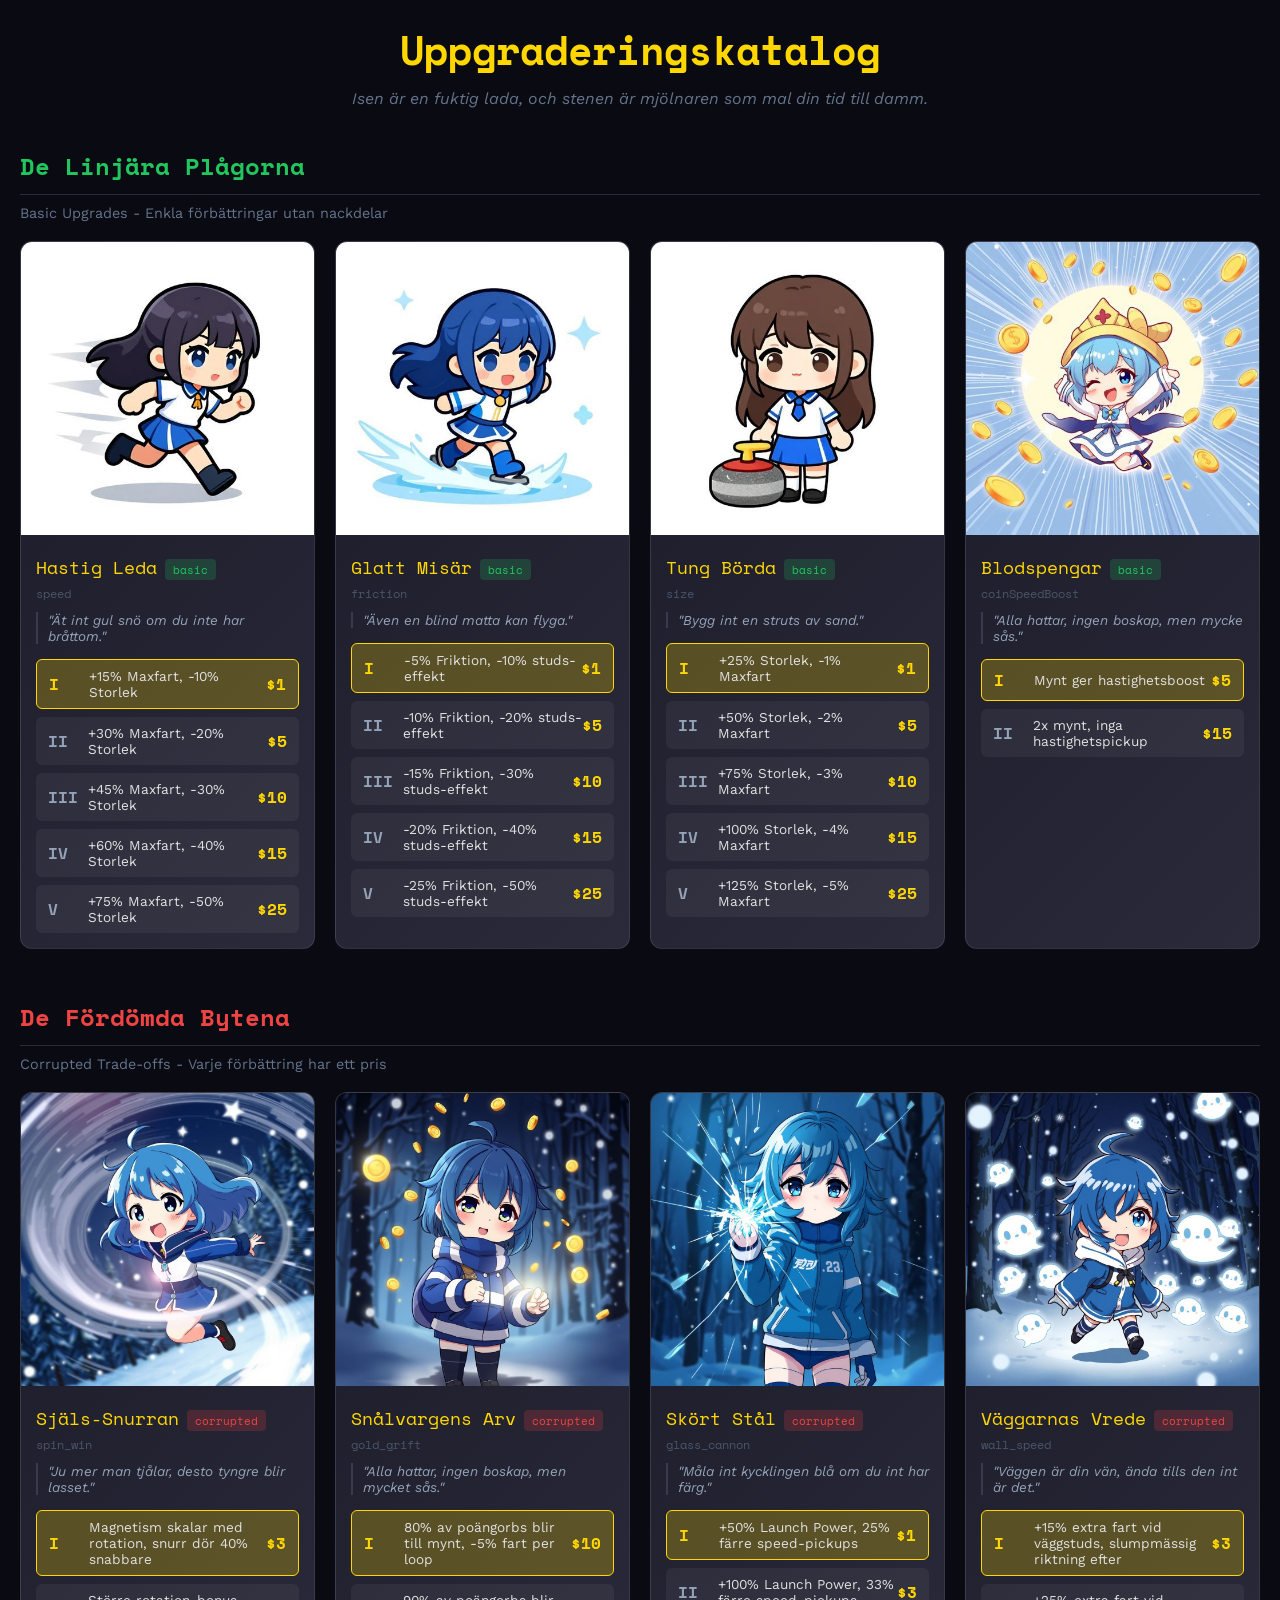
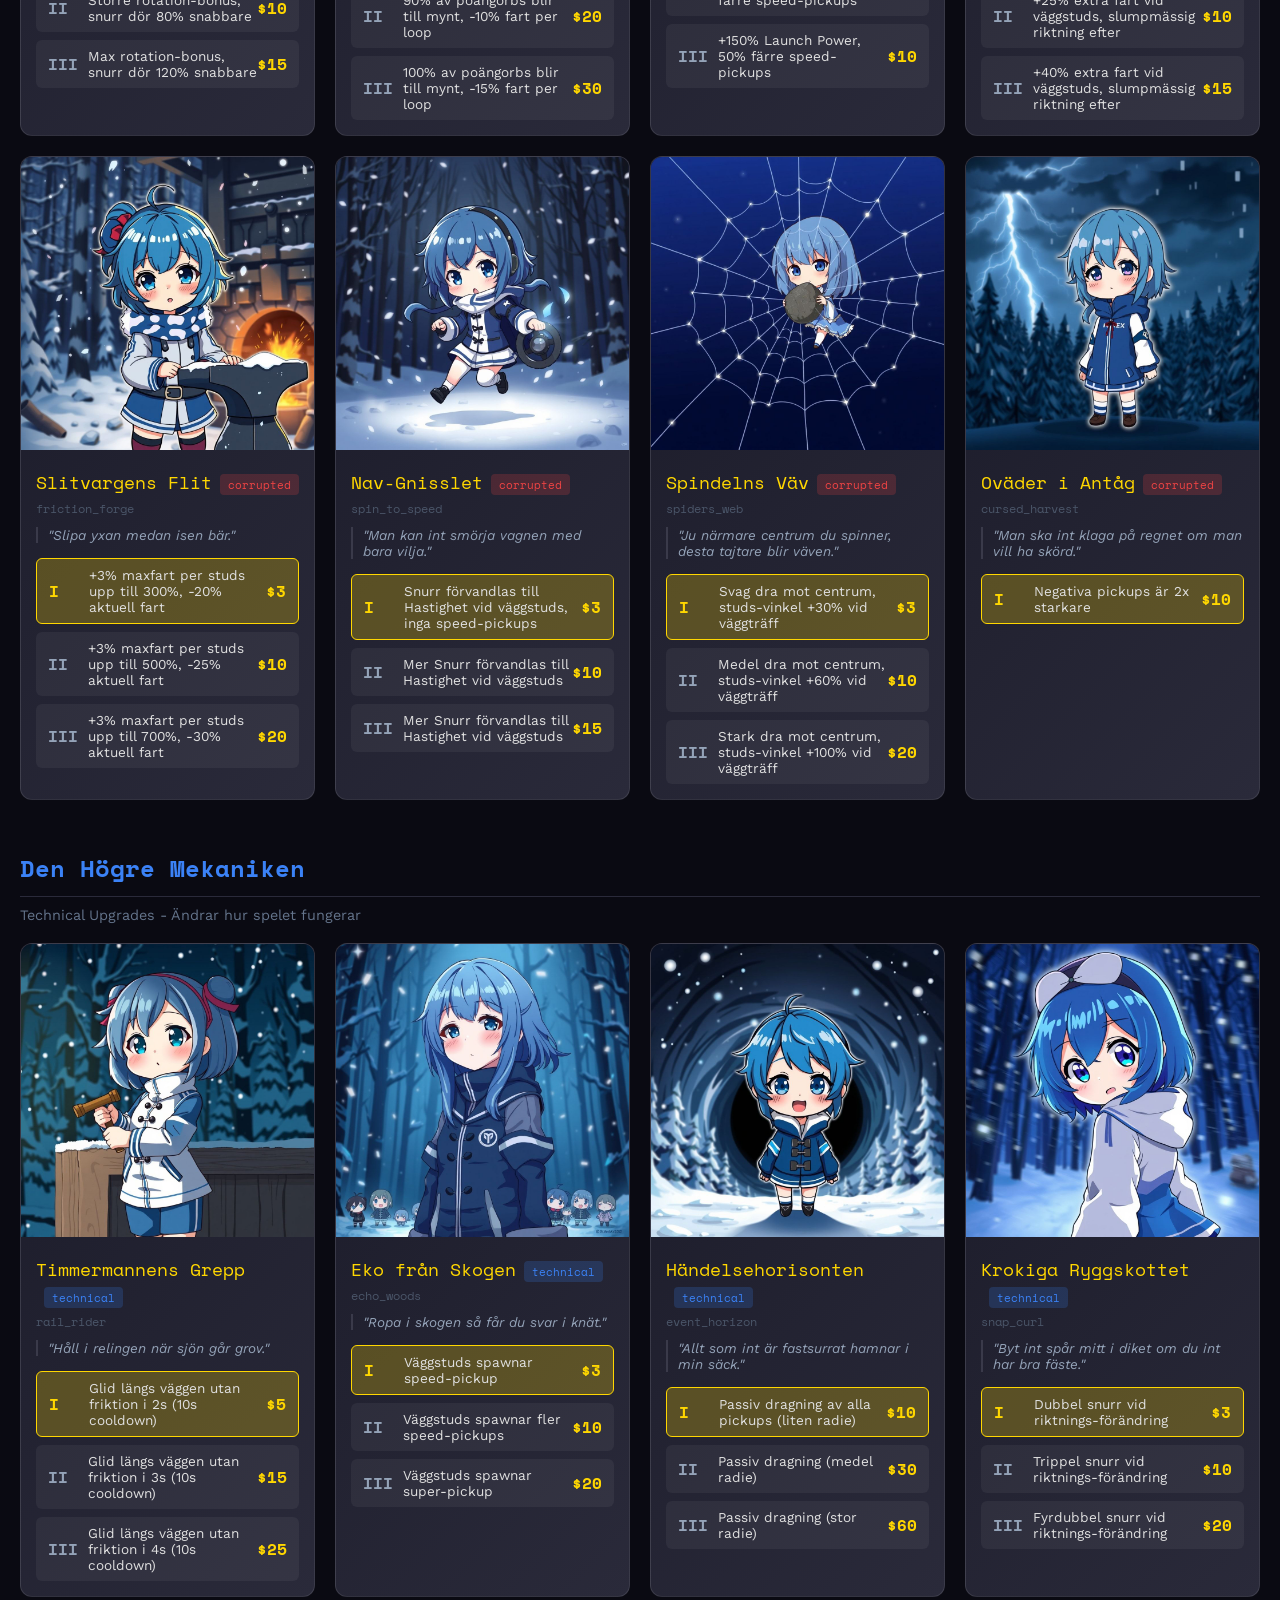
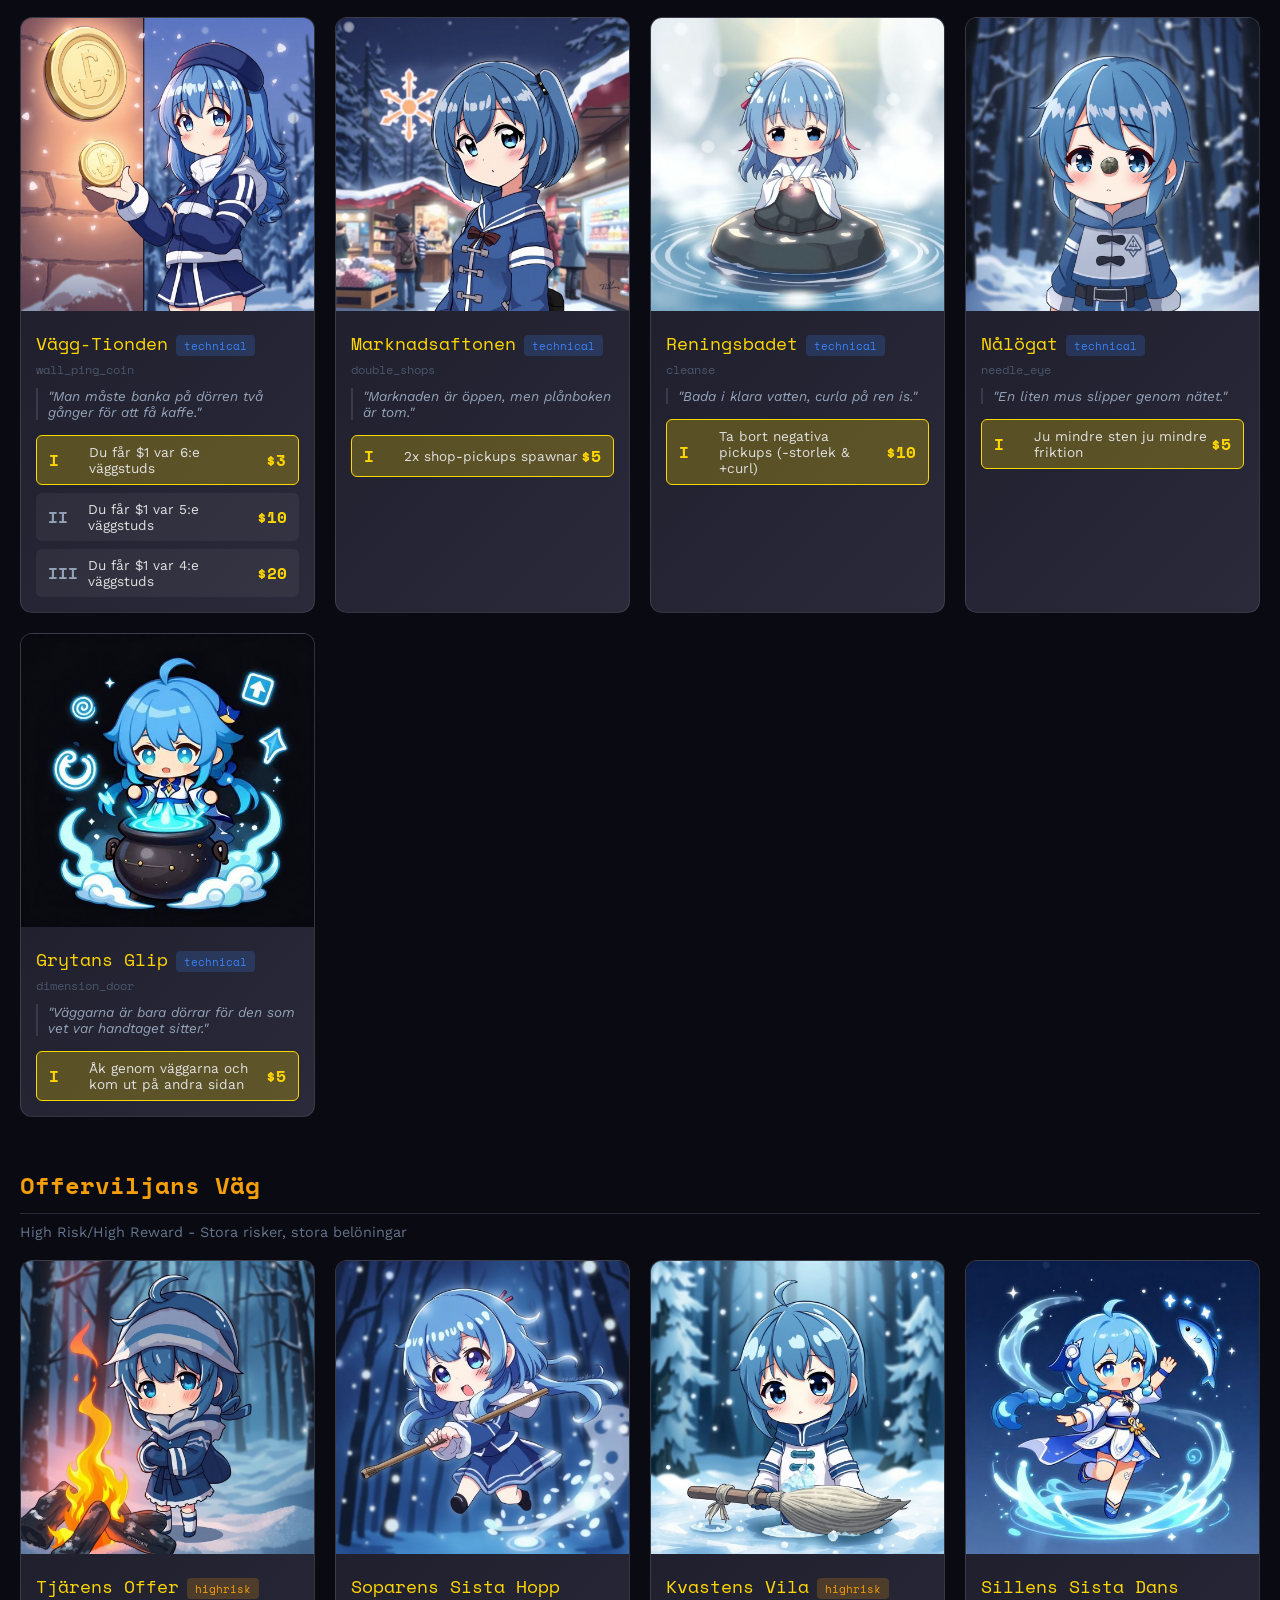
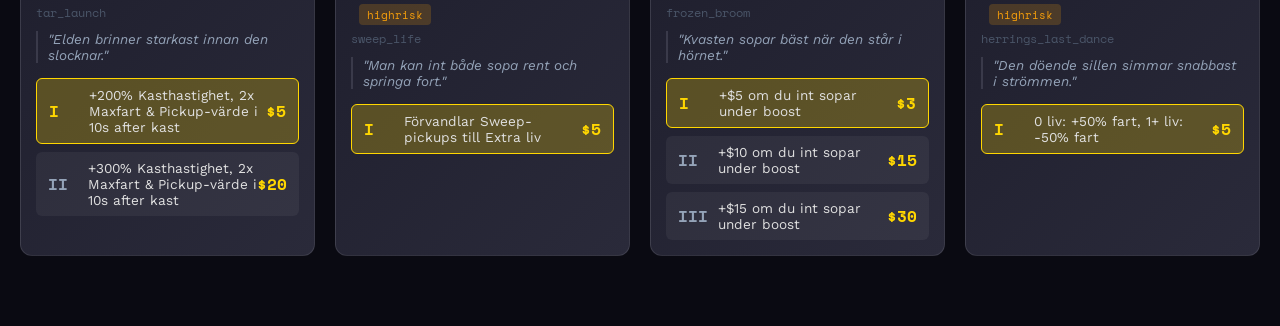
<file: upgrades.html>
<!DOCTYPE html>
<html lang="sv">
<head>
    <meta charset="UTF-8">
    <meta name="viewport" content="width=device-width, initial-scale=1.0">
    <title>Uppgraderingskatalog - Spela Curling</title>
    <link rel="icon" href="assets/waifu-curl.jpg">
    <link href="https://fonts.googleapis.com/css2?family=Space+Mono:wght@400;700&family=Work+Sans:wght@300;400;600;800&display=swap" rel="stylesheet">
    <style>
        * {
            margin: 0;
            padding: 0;
            box-sizing: border-box;
        }

        body {
            background: #0a0a12;
            color: #e0e0e0;
            font-family: 'Work Sans', sans-serif;
            min-height: 100vh;
            padding: 20px;
        }

        .container {
            max-width: 1400px;
            margin: 0 auto;
        }

        h1 {
            font-family: 'Space Mono', monospace;
            font-size: 2.5rem;
            text-align: center;
            margin-bottom: 10px;
            color: #ffd700;
        }

        .subtitle {
            text-align: center;
            color: #64748b;
            font-style: italic;
            margin-bottom: 40px;
        }

        .category {
            margin-bottom: 50px;
        }

        .category-title {
            font-family: 'Space Mono', monospace;
            font-size: 1.5rem;
            color: #94a3b8;
            margin-bottom: 10px;
            padding-bottom: 10px;
            border-bottom: 1px solid #2a2a3a;
        }

        .category-desc {
            color: #64748b;
            font-size: 0.9rem;
            margin-bottom: 20px;
        }

        .grid {
            display: grid;
            grid-template-columns: repeat(auto-fill, minmax(280px, 1fr));
            gap: 20px;
        }

        .card {
            background: linear-gradient(135deg, #1a1a28 0%, #2a2a3a 100%);
            border-radius: 12px;
            overflow: hidden;
            border: 1px solid rgba(255, 255, 255, 0.1);
            transition: transform 0.3s, box-shadow 0.3s;
        }

        .card:hover {
            transform: translateY(-5px);
            box-shadow: 0 10px 30px rgba(255, 215, 0, 0.1);
            border-color: rgba(255, 215, 0, 0.3);
        }

        .card-image {
            width: 100%;
            aspect-ratio: 1;
            object-fit: cover;
            background: #1a1a28;
        }

        .card-content {
            padding: 15px;
        }

        .card-name {
            font-family: 'Space Mono', monospace;
            font-size: 1.1rem;
            color: #ffd700;
            margin-bottom: 5px;
        }

        .card-id {
            font-size: 0.75rem;
            color: #4a5568;
            margin-bottom: 10px;
            font-family: 'Space Mono', monospace;
        }

        .card-proverb {
            font-style: italic;
            color: #94a3b8;
            font-size: 0.85rem;
            margin-bottom: 15px;
            padding-left: 10px;
            border-left: 2px solid #3a3a4a;
        }

        .tiers {
            display: flex;
            flex-direction: column;
            gap: 8px;
        }

        .tier {
            display: flex;
            justify-content: space-between;
            align-items: center;
            background: rgba(255, 255, 255, 0.05);
            padding: 8px 12px;
            border-radius: 6px;
            cursor: pointer;
            transition: background 0.2s, transform 0.1s;
        }

        .tier:hover {
            background: rgba(255, 215, 0, 0.15);
            transform: translateX(3px);
        }

        .tier.selected {
            background: rgba(255, 215, 0, 0.25);
            border: 1px solid #ffd700;
        }

        .tier.selected .tier-level {
            color: #ffd700;
        }

        .tier-level {
            font-family: 'Space Mono', monospace;
            font-weight: bold;
            color: #94a3b8;
            min-width: 30px;
        }

        .tier-effect {
            flex: 1;
            margin-left: 10px;
            font-size: 0.85rem;
            color: #e0e0e0;
        }

        .tier-cost {
            font-family: 'Space Mono', monospace;
            color: #ffd700;
            font-weight: bold;
        }

        .tier.owned {
            background: rgba(255, 215, 0, 0.15);
            border: 1px solid rgba(255, 215, 0, 0.3);
        }

        .tier.owned .tier-level {
            color: #ffd700;
        }

        .card-image {
            width: 100%;
            aspect-ratio: 1;
            object-fit: cover;
            background: #1a1a28;
            transition: opacity 0.3s;
        }

        .card-image.loading {
            opacity: 0.5;
        }

        .category-basic .category-title { color: #22c55e; }
        .category-corrupted .category-title { color: #ef4444; }
        .category-technical .category-title { color: #3b82f6; }
        .category-highrisk .category-title { color: #f59e0b; }

        .badge {
            display: inline-block;
            padding: 2px 8px;
            border-radius: 4px;
            font-size: 0.7rem;
            font-family: 'Space Mono', monospace;
            margin-left: 8px;
        }

        .badge-basic { background: #22c55e33; color: #22c55e; }
        .badge-corrupted { background: #ef444433; color: #ef4444; }
        .badge-technical { background: #3b82f633; color: #3b82f6; }
        .badge-highrisk { background: #f59e0b33; color: #f59e0b; }

        @media (max-width: 600px) {
            h1 { font-size: 1.8rem; }
            .grid { grid-template-columns: 1fr; }
            .card-content { padding: 12px; }
        }
    </style>
</head>
<body>
    <div class="container">
        <h1>Uppgraderingskatalog</h1>
        <p class="subtitle">Isen är en fuktig lada, och stenen är mjölnaren som mal din tid till damm.</p>

        <div id="upgrades-container"></div>
    </div>

    <script type="module">
        import { UPGRADES as BASE_UPGRADES } from './scripts/upgrade-definitions.js';

        // Support Dev Mode overrides
        const isLocalhost = window.location.hostname === 'localhost' || window.location.hostname === '127.0.0.1';
        const isDevMode = isLocalhost && new URLSearchParams(window.location.search).get('dev') === 'true';
        
        let UPGRADES = JSON.parse(JSON.stringify(BASE_UPGRADES));
        if (isDevMode) {
            const override = localStorage.getItem('upgrades_override');
            if (override) {
                try {
                    const overrides = JSON.parse(override);
                    UPGRADES = UPGRADES.map(upgrade => {
                        if (overrides[upgrade.id]) {
                            return { ...upgrade, ...overrides[upgrade.id] };
                        }
                        return upgrade;
                    });
                } catch (e) {
                    console.error('Failed to parse overrides', e);
                }
            }
        }


const CATEGORY_INFO = {
    basic: { title: 'De Linjära Plågorna', desc: 'Basic Upgrades - Enkla förbättringar utan nackdelar' },
    corrupted: { title: 'De Fördömda Bytena', desc: 'Corrupted Trade-offs - Varje förbättring har ett pris' },
    technical: { title: 'Den Högre Mekaniken', desc: 'Technical Upgrades - Ändrar hur spelet fungerar' },
    highrisk: { title: 'Offerviljans Väg', desc: 'High Risk/High Reward - Stora risker, stora belöningar' }
};

const ROMAN = ['I', 'II', 'III', 'IV', 'V'];

function createCard(upgrade) {
    const card = document.createElement('div');
    card.className = 'card';
    card.dataset.upgradeId = upgrade.id;
    
    const tierImages = upgrade.tiers.map(tier => 
        `assets/${tier.image}`
    );
    
    const tierImage = tierImages[0];
    
    card.innerHTML = `
        <img class="card-image" src="${tierImage}" alt="${upgrade.name}" onerror="this.src='assets/waifu-curl.jpg'">
        <div class="card-content">
            <div class="card-name">${upgrade.name}<span class="badge badge-${upgrade.category}">${upgrade.category}</span></div>
            <div class="card-id">${upgrade.id}</div>
            <div class="card-proverb">"${upgrade.proverb}"</div>
            <div class="tiers">
                ${upgrade.tiers.map((tier, index) => `
                    <div class="tier ${index === 0 ? 'selected' : ''}" data-tier="${tier.level}" data-image="${tierImages[index]}">
                        <span class="tier-level">${ROMAN[tier.level - 1]}</span>
                        <span class="tier-effect">${tier.effect}</span>
                        <span class="tier-cost">$${tier.cost}</span>
                    </div>
                `).join('')}
            </div>
        </div>
    `;
    
    const tiers = card.querySelectorAll('.tier');
    const image = card.querySelector('.card-image');
    
    tiers.forEach(tier => {
        tier.addEventListener('click', () => {
            tiers.forEach(t => t.classList.remove('selected'));
            tier.classList.add('selected');
            
            const newSrc = tier.dataset.image;
            image.classList.add('loading');
            image.src = newSrc;
            image.onload = () => image.classList.remove('loading');
        });
    });
    
    return card;
}

function renderUpgrades() {
    const container = document.getElementById('upgrades-container');
    const categories = ['basic', 'corrupted', 'technical', 'highrisk'];
    
    for (const cat of categories) {
        const info = CATEGORY_INFO[cat];
        const upgrades = UPGRADES.filter(u => u.category === cat);
        
        if (upgrades.length === 0) continue;
        
        const section = document.createElement('div');
        section.className = `category category-${cat}`;
        section.innerHTML = `
            <h2 class="category-title">${info.title}</h2>
            <p class="category-desc">${info.desc}</p>
            <div class="grid"></div>
        `;
        
        const grid = section.querySelector('.grid');
        for (const upgrade of upgrades) {
            grid.appendChild(createCard(upgrade));
        }
        
        container.appendChild(section);
    }
}

renderUpgrades();
    </script>
</body>
</html>
</file>
